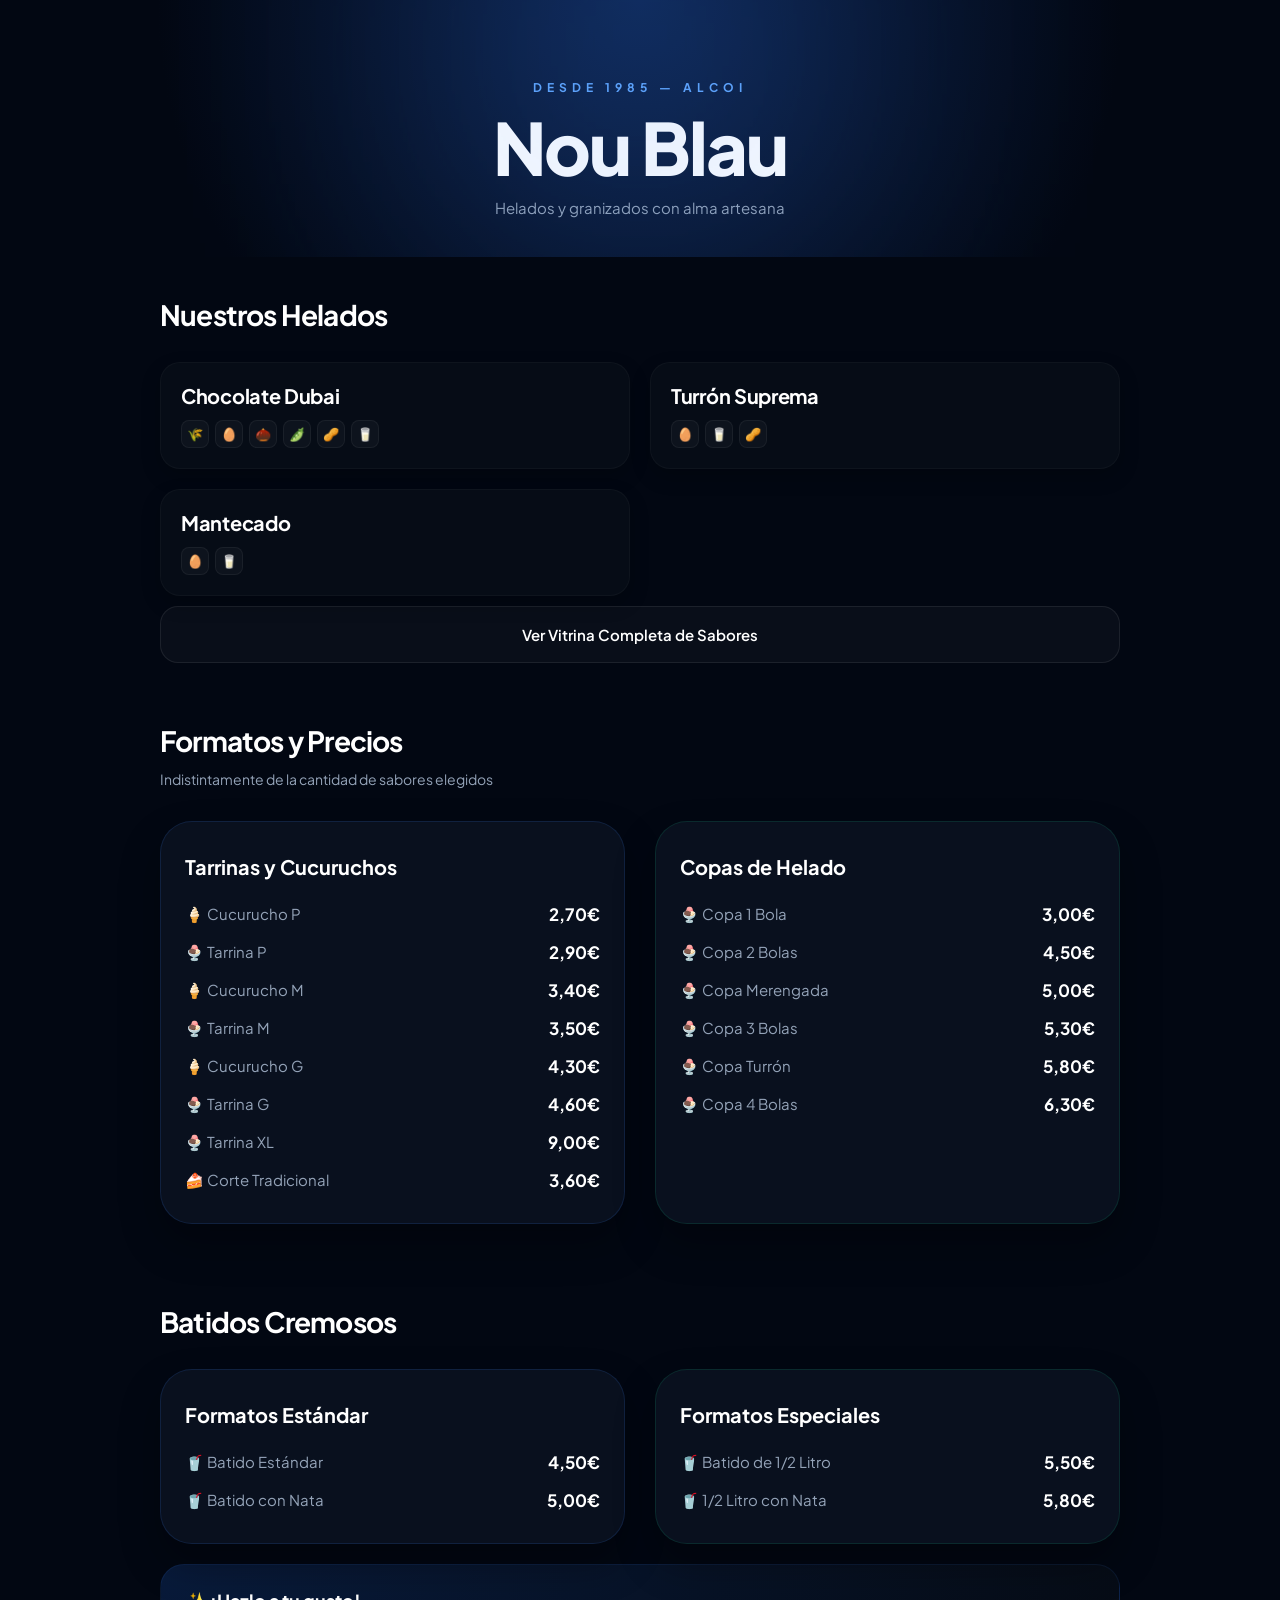
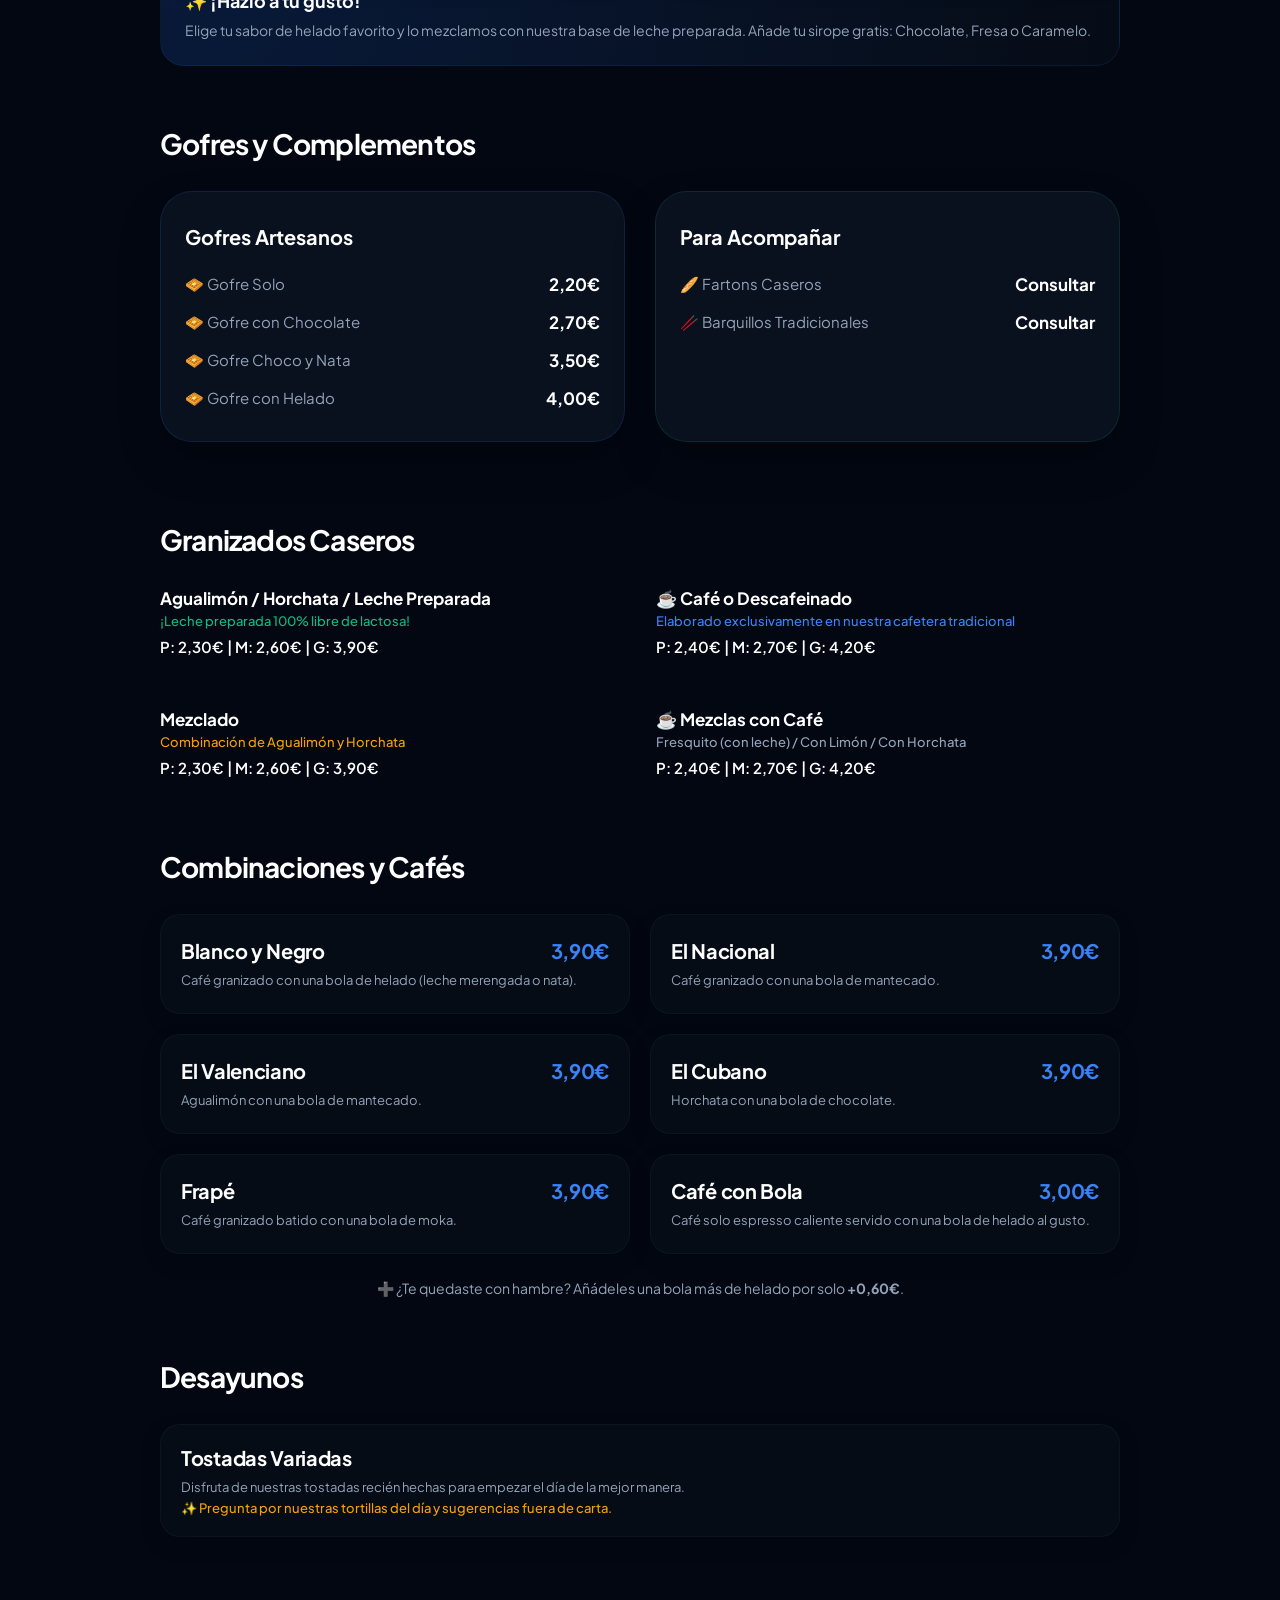
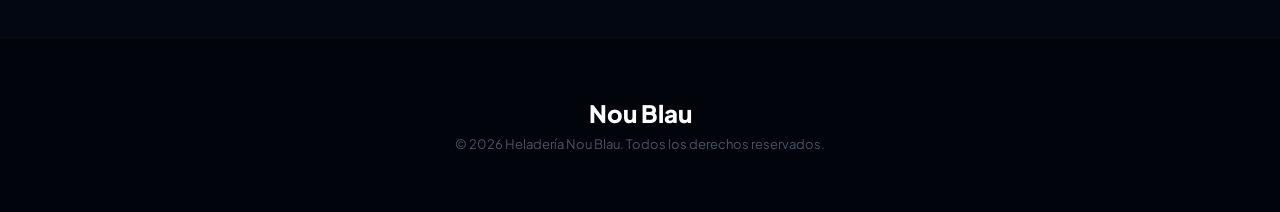
<file: index.html>
<!DOCTYPE html>
<html lang="es">
<head>
  <meta charset="UTF-8">
  <meta name="viewport" content="width=device-width, initial-scale=1.0">
  <title>Nou Blau — Carta Artesanal</title>
  <link class="css-link" rel="stylesheet" href="style.css">
</head>
<body>

  <header class="hero-header">
    <div class="hero-blur"></div>
    <div class="hero-content">
      <p class="hero-subtitle">Desde 1985 — Alcoi</p>
      <h1 class="hero-title">Nou Blau</h1>
      <p class="hero-tagline">Helados y granizados con alma artesana</p>
    </div>
  </header>

  <main class="main-wrapper">

    <!-- SECCIÓN HELADOS -->
    <section class="menu-block">
      <div class="block-header">
        <h2 class="block-main-title">Nuestros Helados</h2>
      </div>
      
      <div class="showcase-grid">
        <div class="art-card">
          <div class="art-info">
            <h3>Chocolate Dubai</h3>
            <div class="tag-group">
              <span class="tag tag-allergen">🌾</span>
              <span class="tag tag-allergen">🥚</span>
              <span class="tag tag-allergen">🌰</span>
              <span class="tag tag-allergen">🫛</span>
              <span class="tag tag-allergen">🥜</span>
              <span class="tag tag-allergen">🥛</span>
            </div>
          </div>
        </div>

        <div class="art-card">
          <div class="art-info">
            <h3>Turrón Suprema</h3>
            <div class="tag-group">
              <span class="tag tag-allergen">🥚</span>
              <span class="tag tag-allergen">🥛</span>
              <span class="tag tag-allergen">🥜</span>
            </div>
          </div>
        </div>

        <div class="art-card">
          <div class="art-info">
            <h3>Mantecado</h3>
            <div class="tag-group">
              <span class="tag tag-allergen">🥚</span>
              <span class="tag tag-allergen">🥛</span>
            </div>
          </div>
        </div>
      </div>

      <div class="cta-center">
        <a href="sabores.html" class="glass-btn">Ver Vitrina Completa de Sabores</a>
      </div>
    </section>

    <!-- SECCIÓN PRECIOS -->
    <section class="menu-block">
      <div class="block-header">
        <h2 class="block-main-title">Formatos y Precios</h2>
      </div>
      <p class="block-subtitle-text">Indistintamente de la cantidad de sabores elegidos</p>

      <div class="pricing-flex-container">
        <div class="premium-price-card">
          <h3>Tarrinas y Cucuruchos</h3>
          <ul class="p-list">
            <li><span>🍦 Cucurucho P</span> <strong>2,70€</strong></li>
            <li><span>🍨 Tarrina P</span> <strong>2,90€</strong></li>
            <li><span>🍦 Cucurucho M</span> <strong>3,40€</strong></li>
            <li><span>🍨 Tarrina M</span> <strong>3,50€</strong></li>
            <li><span>🍦 Cucurucho G</span> <strong>4,30€</strong></li>
            <li><span>🍨 Tarrina G</span> <strong>4,60€</strong></li>
            <li class="p-highlight"><span>🍨 Tarrina XL</span> <strong>9,00€</strong></li>
            <li><span>🍰 Corte Tradicional</span> <strong>3,60€</strong></li>
          </ul>
        </div>

        <div class="premium-price-card alt-glow">
          <h3>Copas de Helado</h3>
          <ul class="p-list">
            <li><span>🍨 Copa 1 Bola</span> <strong>3,00€</strong></li>
            <li><span>🍨 Copa 2 Bolas</span> <strong>4,50€</strong></li>
            <li><span>🍨 Copa Merengada</span> <strong>5,00€</strong></li>
            <li><span>🍨 Copa 3 Bolas</span> <strong>5,30€</strong></li>
            <li><span>🍨 Copa Turrón</span> <strong>5,80€</strong></li>
            <li class="p-highlight"><span>🍨 Copa 4 Bolas</span> <strong>6,30€</strong></li>
          </ul>
        </div>
      </div>
    </section>

    <!-- SECCIÓN BATIDOS -->
    <section class="menu-block">
      <div class="block-header">
        <h2 class="block-main-title">Batidos Cremosos</h2>
      </div>

      <div class="pricing-flex-container">
        <div class="premium-price-card">
          <h3>Formatos Estándar</h3>
          <ul class="p-list">
            <li><span>🥤 Batido Estándar</span> <strong>4,50€</strong></li>
            <li><span>🥤 Batido con Nata</span> <strong>5,00€</strong></li>
          </ul>
        </div>
        <div class="premium-price-card alt-glow">
          <h3>Formatos Especiales</h3>
          <ul class="p-list">
            <li><span>🥤 Batido de 1/2 Litro</span> <strong>5,50€</strong></li>
            <li class="p-highlight"><span>🥤 1/2 Litro con Nata</span> <strong>5,80€</strong></li>
          </ul>
        </div>
      </div>

      <div class="spec-card highlight-spec">
        <h3>✨ ¡Hazlo a tu gusto!</h3>
        <p>Elige tu sabor de helado favorito y lo mezclamos con nuestra base de leche preparada. Añade tu sirope gratis: Chocolate, Fresa o Caramelo.</p>
      </div>
    </section>

    <!-- SECCIÓN GOFRES -->
    <section class="menu-block">
      <div class="block-header">
        <h2 class="block-main-title">Gofres y Complementos</h2>
      </div>

      <div class="pricing-flex-container">
        <div class="premium-price-card">
          <h3>Gofres Artesanos</h3>
          <ul class="p-list">
            <li><span>🧇 Gofre Solo</span> <strong>2,20€</strong></li>
            <li><span>🧇 Gofre con Chocolate</span> <strong>2,70€</strong></li>
            <li><span>🧇 Gofre Choco y Nata</span> <strong>3,50€</strong></li>
            <li class="p-highlight"><span>🧇 Gofre con Helado</span> <strong>4,00€</strong></li>
          </ul>
        </div>
        <div class="premium-price-card alt-glow">
          <h3>Para Acompañar</h3>
          <ul class="p-list">
            <li><span>🥖 Fartons Caseros</span> <strong>Consultar</strong></li>
            <li><span>🥢 Barquillos Tradicionales</span> <strong>Consultar</strong></li>
          </ul>
        </div>
      </div>
    </section>

    <!-- SECCIÓN GRANIZADOS -->
    <section class="menu-block">
      <div class="block-header">
        <h2 class="block-main-title">Granizados Caseros</h2>
      </div>
      
      <div class="granizados-list-container">
        <div class="g-item">
          <div class="g-details">
            <h4>Agualimón / Horchata / Leche Preparada</h4>
            <span class="sub-badge-green">¡Leche preparada 100% libre de lactosa!</span>
          </div>
          <div class="g-sizes-prices">P: 2,30€ | M: 2,60€ | G: 3,90€</div>
        </div>

        <div class="g-item">
          <div class="g-details">
            <h4>☕ Café o Descafeinado</h4>
            <span class="sub-badge-blue">Elaborado exclusivamente en nuestra cafetera tradicional</span>
          </div>
          <div class="g-sizes-prices">P: 2,40€ | M: 2,70€ | G: 4,20€</div>
        </div>

        <div class="g-item">
          <div class="g-details">
            <h4>Mezclado</h4>
            <span class="sub-badge-amber">Combinación de Agualimón y Horchata</span>
          </div>
          <div class="g-sizes-prices">P: 2,30€ | M: 2,60€ | G: 3,90€</div>
        </div>

        <div class="g-item">
          <div class="g-details">
            <h4>☕ Mezclas con Café</h4>
            <span class="sub-badge-gray">Fresquito (con leche) / Con Limón / Con Horchata</span>
          </div>
          <div class="g-sizes-prices">P: 2,40€ | M: 2,70€ | G: 4,20€</div>
        </div>
      </div>
    </section>

    <!-- SECCIÓN COMBINACIONES -->
    <section class="menu-block">
      <div class="block-header">
        <h2 class="block-main-title">Combinaciones y Cafés</h2>
      </div>

      <div class="showcase-grid">
        <div class="art-card">
          <div class="art-info">
            <h3>Blanco y Negro <span class="card-price-badge">3,90€</span></h3>
            <p class="card-description">Café granizado con una bola de helado (leche merengada o nata).</p>
          </div>
        </div>
        <div class="art-card">
          <div class="art-info">
            <h3>El Nacional <span class="card-price-badge">3,90€</span></h3>
            <p class="card-description">Café granizado con una bola de mantecado.</p>
          </div>
        </div>
        <div class="art-card">
          <div class="art-info">
            <h3>El Valenciano <span class="card-price-badge">3,90€</span></h3>
            <p class="card-description">Agualimón con una bola de mantecado.</p>
          </div>
        </div>
        <div class="art-card">
          <div class="art-info">
            <h3>El Cubano <span class="card-price-badge">3,90€</span></h3>
            <p class="card-description">Horchata con una bola de chocolate.</p>
          </div>
        </div>
        <div class="art-card">
          <div class="art-info">
            <h3>Frapé <span class="card-price-badge">3,90€</span></h3>
            <p class="card-description">Café granizado batido con una bola de moka.</p>
          </div>
        </div>
        <div class="art-card">
          <div class="art-info">
            <h3>Café con Bola <span class="card-price-badge">3,00€</span></h3>
            <p class="card-description">Café solo espresso caliente servido con una bola de helado al gusto.</p>
          </div>
        </div>
      </div>
      
      <div class="extra-ball-notice">
        ➕ ¿Te quedaste con hambre? Añádeles una bola más de helado por solo <strong>+0,60€</strong>.
      </div>
    </section>

    <!-- SECCIÓN DESAYUNOS -->
    <section class="menu-block">
      <div class="block-header">
        <h2 class="block-main-title">Desayunos</h2>
      </div>
      <div class="art-card card-compact-padding">
        <div class="art-info">
          <h3>Tostadas Variadas</h3>
          <p class="card-description">Disfruta de nuestras tostadas recién hechas para empezar el día de la mejor manera.</p>
          <span class="sub-badge-amber">✨ Pregunta por nuestras tortillas del día y sugerencias fuera de carta.</span>
        </div>
      </div>
    </section>

  </main>

  <footer class="luxury-footer">
    <div class="footer-wrap">
      <h2 class="footer-logo">Nou Blau</h2>
      <p>© 2026 Heladería Nou Blau. Todos los derechos reservados.</p>
    </div>
  </footer>

</body>
</html>
</file>
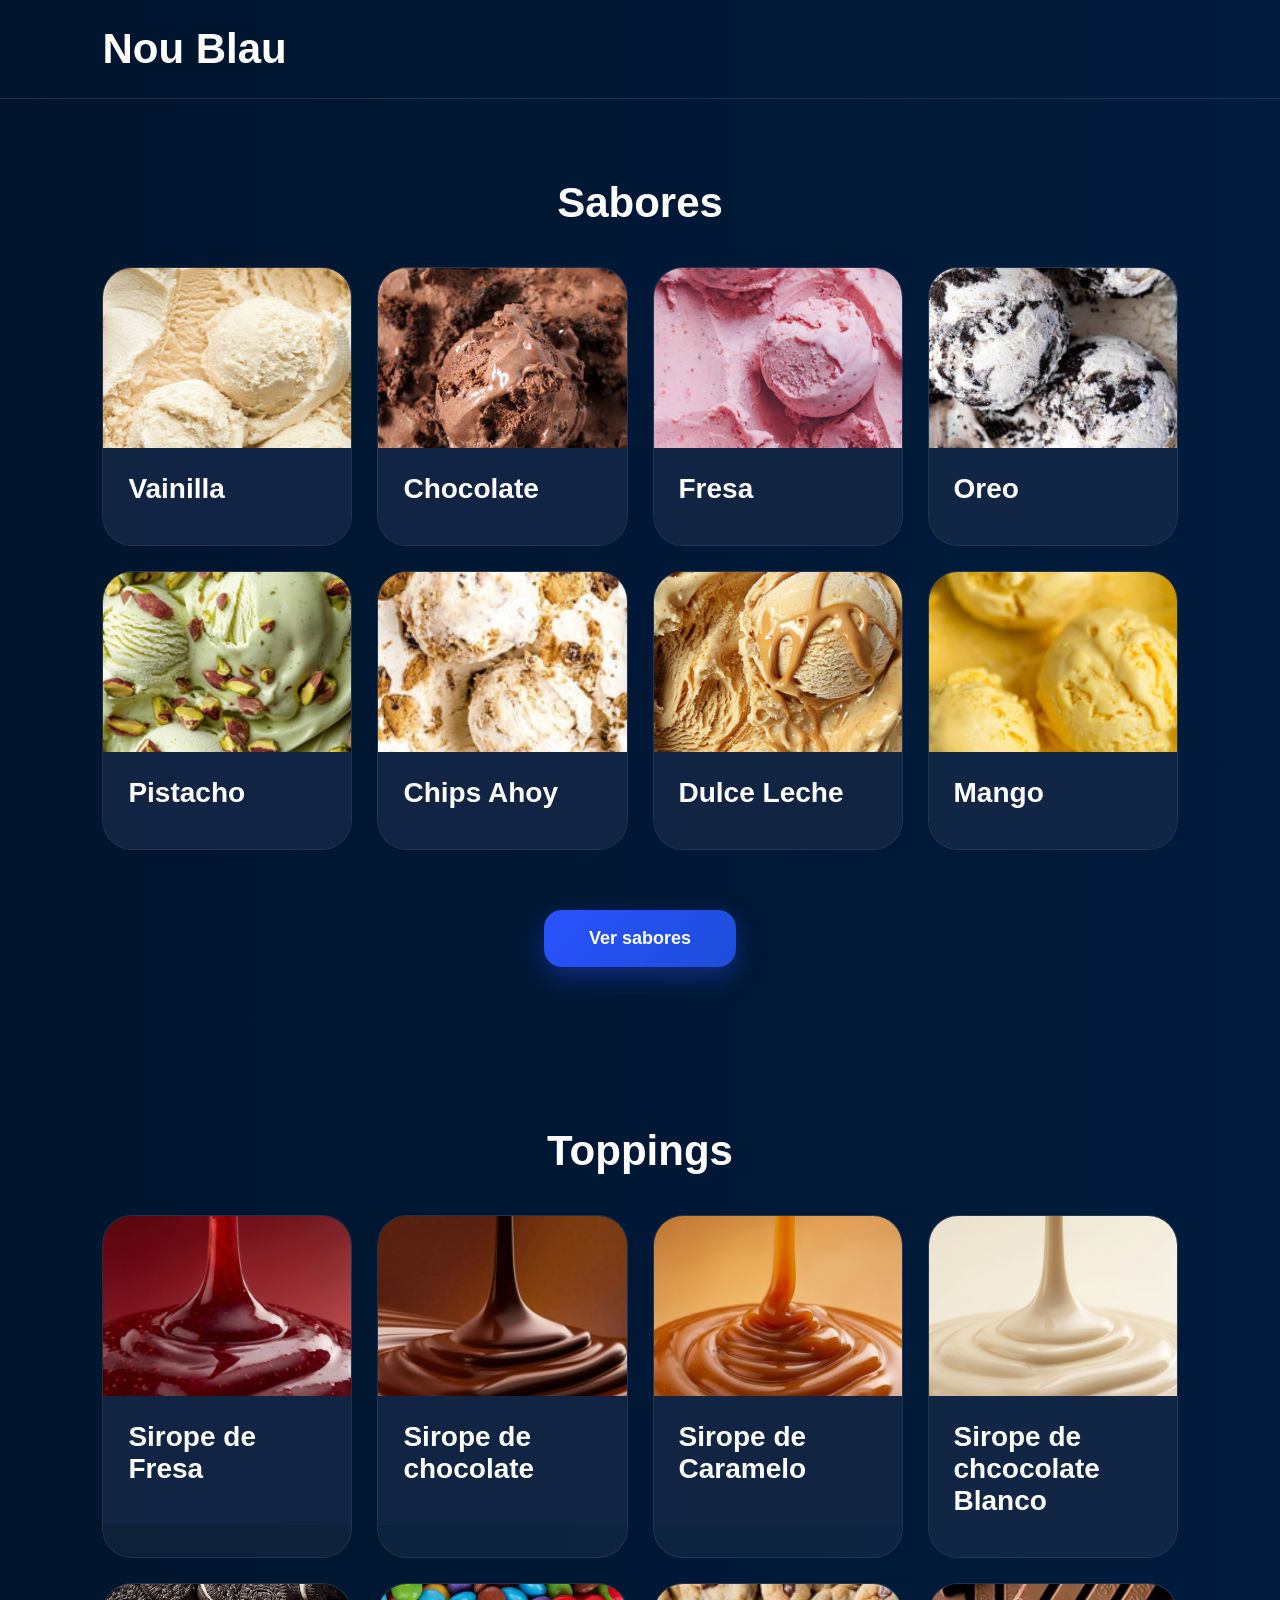
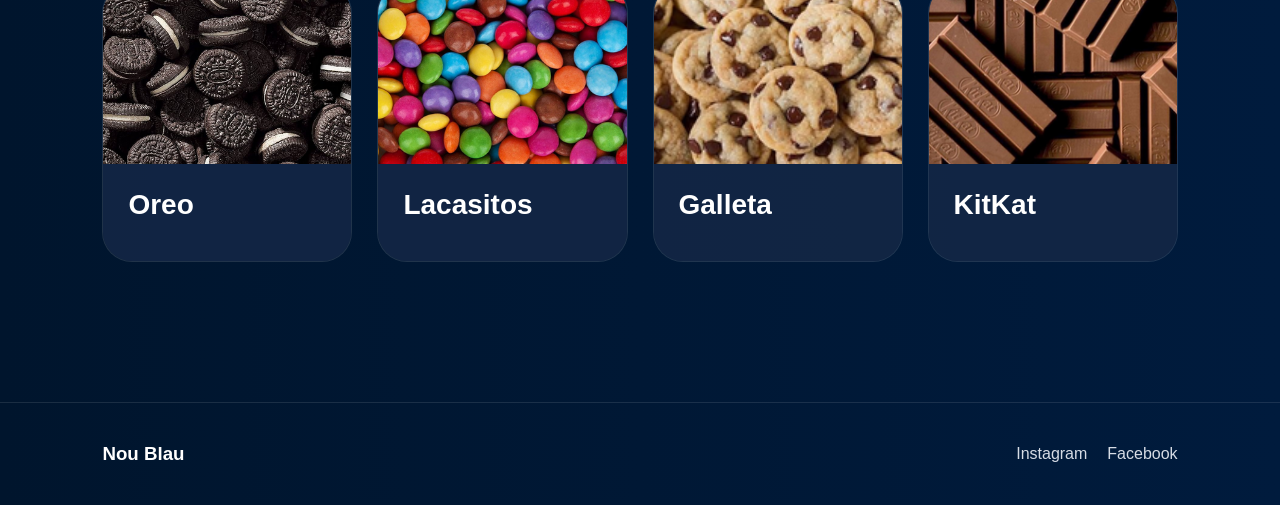
<file: HTML/index.html>
<!DOCTYPE html>
<html lang="es">
<head>
  <meta charset="UTF-8">
  <meta name="viewport" content="width=device-width, initial-scale=1.0">
  <title>Nou Blau</title>

  <link rel="stylesheet" href="../CSS/style.css">
</head>

<body>

  <header>
    <h1>Nou Blau</h1>
  </header>

  <!-- SABORES -->

  <section class="sabores">

  <h2 class="titulo-seccion">Sabores</h2>

  <div class="cards">

    <div class="flavor-card">
  <img src="../IMG/vainilla.png" alt="vainilla" class="flavor-image">
      <div class="flavor-content">
        <h4>Vainilla</h4>
      </div>
    </div>

   <div class="flavor-card">

  <img src="../IMG/choco .png" alt="Chocolate" class="flavor-image">

  <div class="flavor-content">
    <h4>Chocolate</h4>
  </div>

</div>

    <div class="flavor-card">
  <img src="../IMG/fresa.png" alt="fresa" class="flavor-image">
      <div class="flavor-content">
        <h4>Fresa</h4>
      </div>
    </div>

    <div class="flavor-card">
  <img src="../IMG/oreo.png" alt="oreo" class="flavor-image">
      <div class="flavor-content">
        <h4>Oreo</h4>
      </div>
    </div>

    <div class="flavor-card">
  <img src="../IMG/pistacho.png" alt="Pistacho" class="flavor-image">
      <div class="flavor-content">
        <h4>Pistacho</h4>
      </div>
    </div>

    <div class="flavor-card">
  <img src="../IMG/chips.png" alt="Chips" class="flavor-image">
      <div class="flavor-content">
        <h4>Chips Ahoy</h4>
      </div>
    </div>

    <div class="flavor-card">
  <img src="../IMG/dulceleche.png" alt="Dleche" class="flavor-image">
      <div class="flavor-content">
        <h4>Dulce Leche</h4>
      </div>
    </div>

    <div class="flavor-card">
  <img src="../IMG/mango.png" alt="Mango" class="flavor-image">
      <div class="flavor-content">
        <h4>Mango</h4>
      </div>
    </div>

  </div>

<div class="boton-container">
  <a href="../HTML/sabores.html" class="btn-sabores">
    Ver sabores
  </a>
</div>

</section>

  <!-- TOPPINGS --><section class="sabores">

  <h2 class="titulo-seccion">Toppings</h2>

  <div class="cards">

    <div class="flavor-card">
  <img src="../IMG/Sfresa.png" alt="Sfresa" class="flavor-image">

      <div class="flavor-content">
        <h4>Sirope de Fresa</h4>
      </div>
    </div>

    <div class="flavor-card">
  <img src="../IMG/Schoco.png" alt="Schoco" class="flavor-image">

      <div class="flavor-content">
        <h4>Sirope de chocolate</h4>
      </div>
    </div>

    <div class="flavor-card">
  <img src="../IMG/SDL.png" alt="SDL" class="flavor-image">

      <div class="flavor-content">
        <h4>Sirope de Caramelo</h4>
      </div>
    </div>

    <div class="flavor-card">
  <img src="../IMG/Sblanco.png" alt="Sblanco" class="flavor-image">

      <div class="flavor-content">
        <h4>Sirope de chcocolate Blanco</h4>
      </div>
    </div>


    <div class="flavor-card">
  <img src="../IMG/Toreo.png" alt="oreo" class="flavor-image">

      <div class="flavor-content">
        <h4>Oreo</h4>
      </div>
    </div>

    <div class="flavor-card">
  <img src="../IMG/lacasi.png" alt="Lacasitos" class="flavor-image">

      <div class="flavor-content">
        <h4>Lacasitos</h4>
      </div>
    </div>

    <div class="flavor-card">
  <img src="../IMG/Tgalle.png" alt="Galleta" class="flavor-image">

      <div class="flavor-content">
        <h4>Galleta</h4>
      </div>
    </div>

    <div class="flavor-card">
  <img src="../IMG/kit.png" alt="KitKat" class="flavor-image">

      <div class="flavor-content">
        <h4>KitKat</h4>
      </div>
    </div>

  </div>

</section>

  <!-- FOOTER -->

  <footer>

    <div>
      <h3>Nou Blau</h3>
    </div>

    <div class="sociales">
      <a href="#">Instagram</a>
      <a href="#">Facebook</a>
    </div>

  </footer>

</body>
</html>
</file>
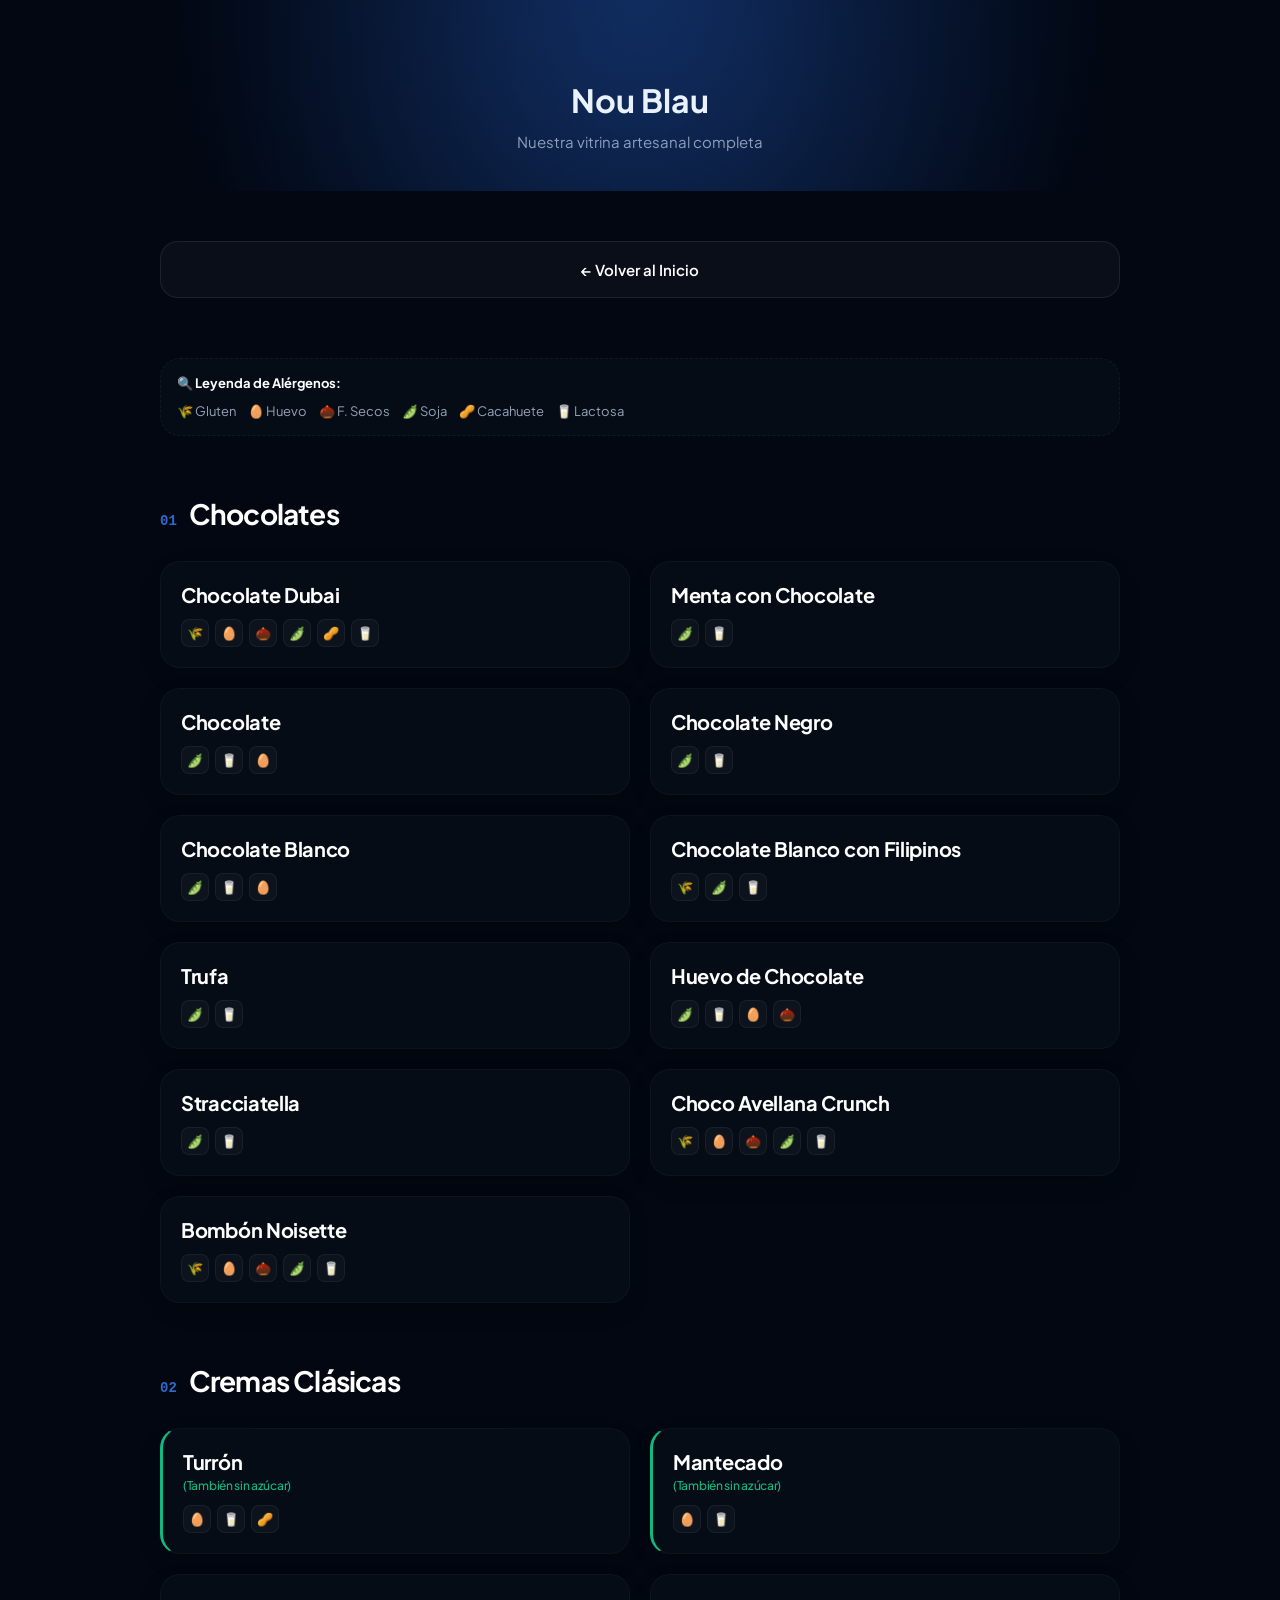
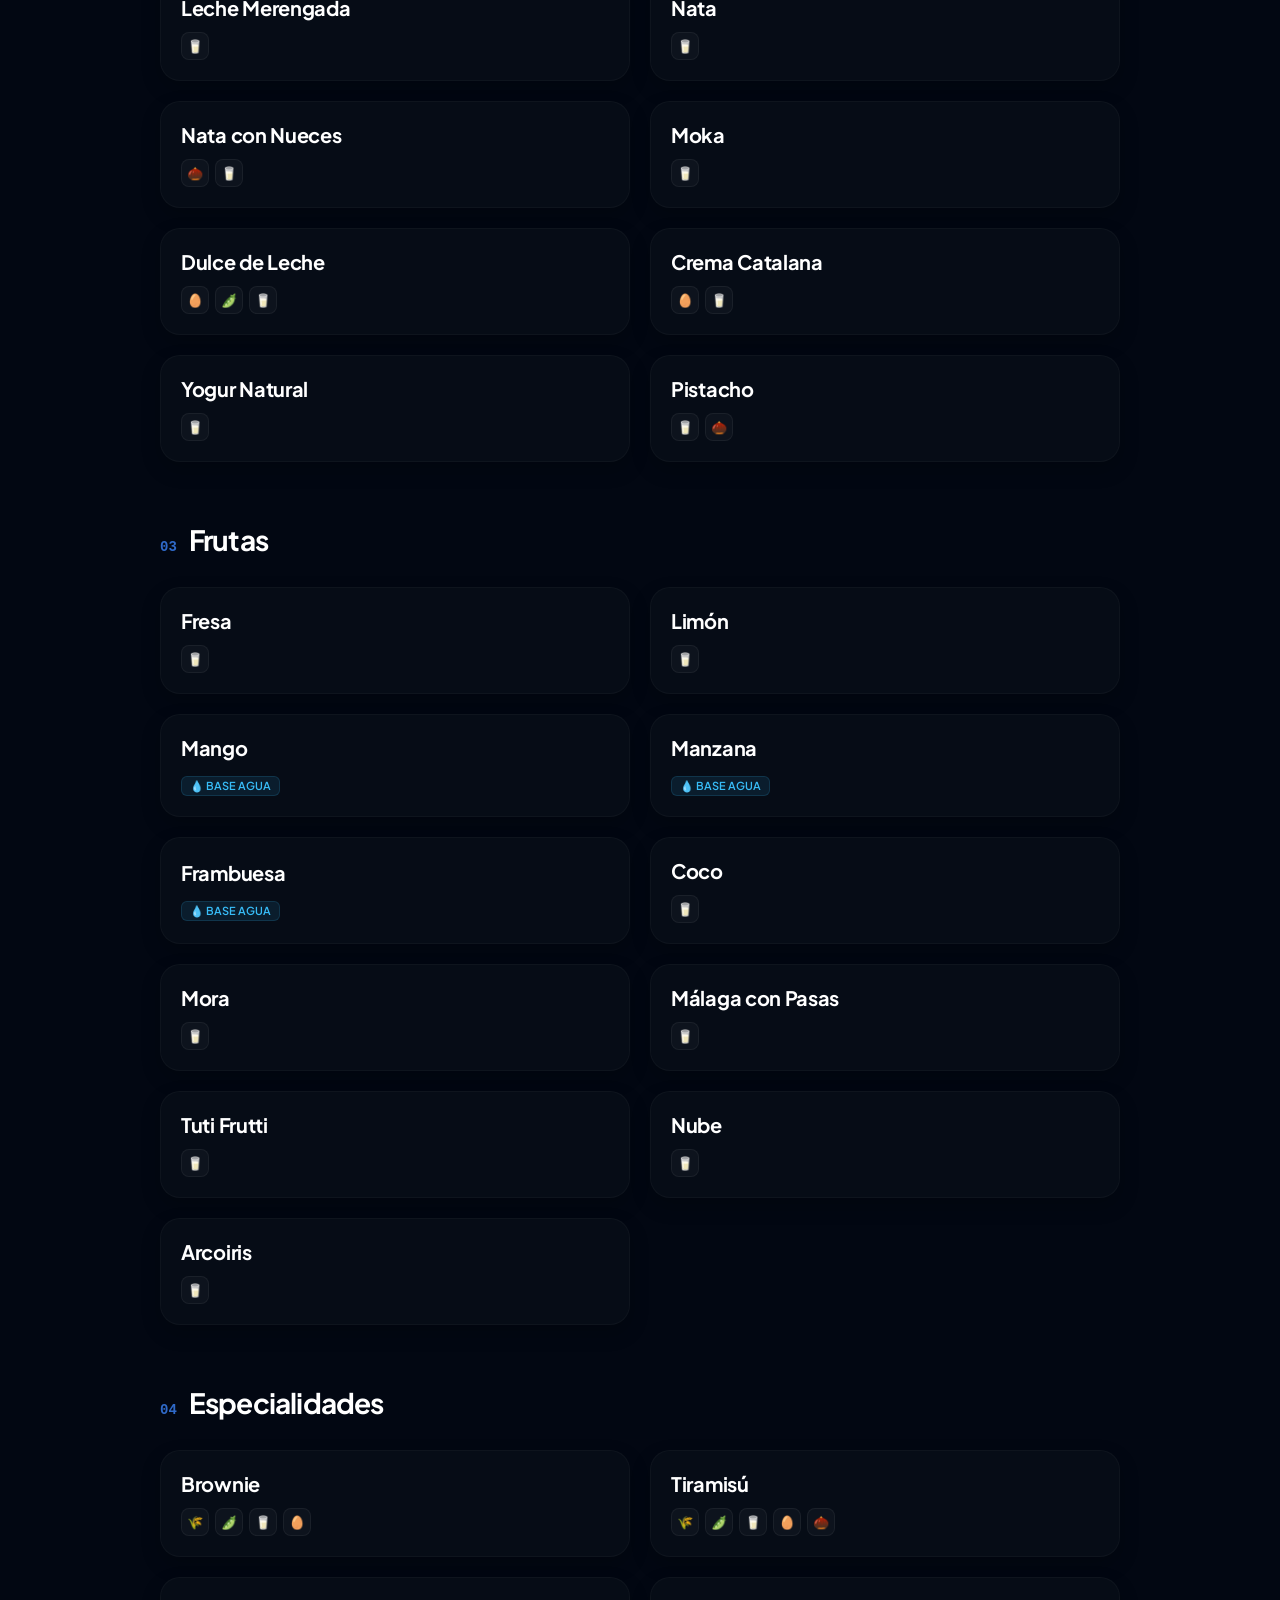
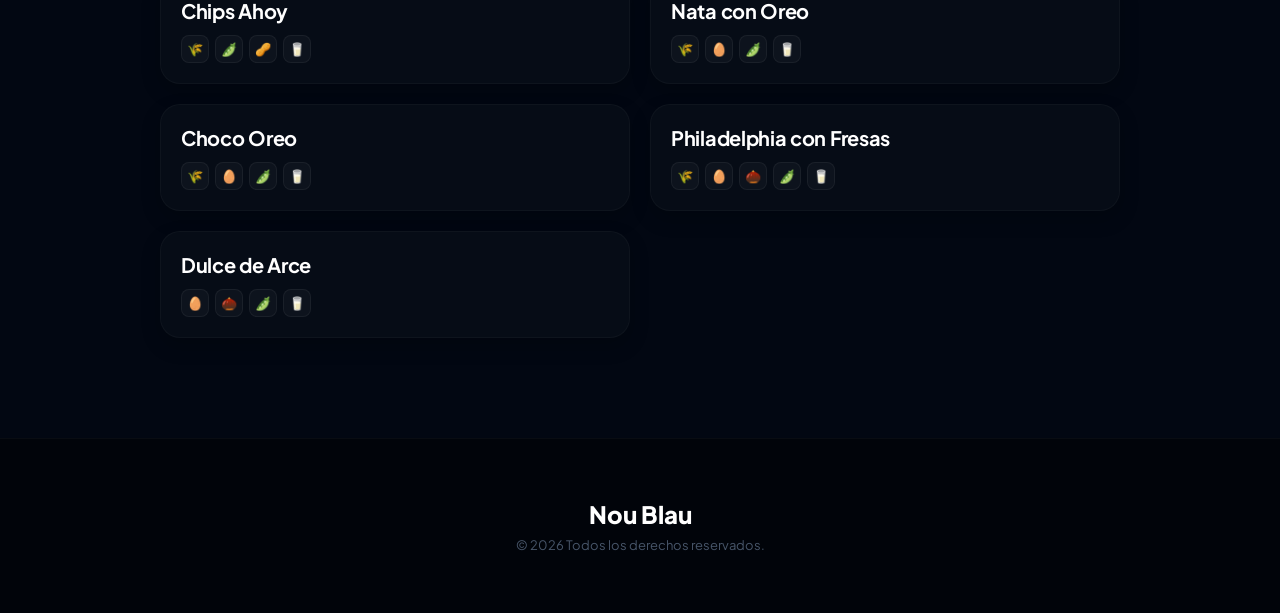
<file: sabores.html>
<!DOCTYPE html>
<html lang="es">
<head>
  <meta charset="UTF-8">
  <meta name="viewport" content="width=device-width, initial-scale=1.0">
  <title>Nou Blau — Vitrina Completa</title>
  <link class="css-link" rel="stylesheet" href="style.css">
</head>
<body>

  <header class="hero-header">
    <div class="hero-blur"></div>
    <div class="hero-content">
      <h1><a href="index.html" class="header-back-link">Nou Blau</a></h1>
      <p class="hero-tagline">Nuestra vitrina artesanal completa</p>
    </div>
  </header>

  <main class="main-wrapper">

    <div class="cta-center">
      <a href="index.html" class="glass-btn">← Volver al Inicio</a>
    </div>

    <!-- LEYENDA -->
    <section class="menu-block">
      <div class="allergen-legend-bar">
        <span class="legend-title">🔍 Leyenda de Alérgenos:</span>
        <div class="legend-grid">
          <span>🌾 Gluten</span>
          <span>🥚 Huevo</span>
          <span>🌰 F. Secos</span>
          <span>🫛 Soja</span>
          <span>🥜 Cacahuete</span>
          <span>🥛 Lactosa</span>
        </div>
      </div>
    </section>

    <!-- CHOCOLATES -->
    <section class="menu-block">
      <div class="block-header">
        <span class="block-number">01</span>
        <h2 class="block-main-title">Chocolates</h2>
      </div>

      <div class="showcase-grid">
        <div class="art-card">
          <div class="art-info">
            <h3>Chocolate Dubai</h3>
            <div class="tag-group">
              <span class="tag tag-allergen">🌾</span><span class="tag tag-allergen">🥚</span><span class="tag tag-allergen">🌰</span><span class="tag tag-allergen">🫛</span><span class="tag tag-allergen">🥜</span><span class="tag tag-allergen">🥛</span>
            </div>
          </div>
        </div>

        <div class="art-card">
          <div class="art-info">
            <h3>Menta con Chocolate</h3>
            <div class="tag-group">
              <span class="tag tag-allergen">🫛</span><span class="tag tag-allergen">🥛</span>
            </div>
          </div>
        </div>

        <div class="art-card">
          <div class="art-info">
            <h3>Chocolate</h3>
            <div class="tag-group">
              <span class="tag tag-allergen">🫛</span><span class="tag tag-allergen">🥛</span><span class="tag tag-allergen">🥚</span>
            </div>
          </div>
        </div>

        <div class="art-card">
          <div class="art-info">
            <h3>Chocolate Negro</h3>
            <div class="tag-group">
              <span class="tag tag-allergen">🫛</span><span class="tag tag-allergen">🥛</span>
            </div>
          </div>
        </div>

        <div class="art-card">
          <div class="art-info">
            <h3>Chocolate Blanco</h3>
            <div class="tag-group">
              <span class="tag tag-allergen">🫛</span><span class="tag tag-allergen">🥛</span><span class="tag tag-allergen">🥚</span>
            </div>
          </div>
        </div>

        <div class="art-card">
          <div class="art-info">
            <h3>Chocolate Blanco con Filipinos</h3>
            <div class="tag-group">
              <span class="tag tag-allergen">🌾</span><span class="tag tag-allergen">🫛</span><span class="tag tag-allergen">🥛</span>
            </div>
          </div>
        </div>

        <div class="art-card">
          <div class="art-info">
            <h3>Trufa</h3>
            <div class="tag-group">
              <span class="tag tag-allergen">🫛</span><span class="tag tag-allergen">🥛</span>
            </div>
          </div>
        </div>

        <div class="art-card">
          <div class="art-info">
            <h3>Huevo de Chocolate</h3>
            <div class="tag-group">
              <span class="tag tag-allergen">🫛</span><span class="tag tag-allergen">🥛</span><span class="tag tag-allergen">🥚</span><span class="tag tag-allergen">🌰</span>
            </div>
          </div>
        </div>

        <div class="art-card">
          <div class="art-info">
            <h3>Stracciatella</h3>
            <div class="tag-group">
              <span class="tag tag-allergen">🫛</span><span class="tag tag-allergen">🥛</span>
            </div>
          </div>
        </div>

        <div class="art-card">
          <div class="art-info">
            <h3>Choco Avellana Crunch</h3>
            <div class="tag-group">
              <span class="tag tag-allergen">🌾</span><span class="tag tag-allergen">🥚</span><span class="tag tag-allergen">🌰</span><span class="tag tag-allergen">🫛</span><span class="tag tag-allergen">🥛</span>
            </div>
          </div>
        </div>

        <div class="art-card">
          <div class="art-info">
            <h3>Bombón Noisette</h3>
            <div class="tag-group">
              <span class="tag tag-allergen">🌾</span><span class="tag tag-allergen">🥚</span><span class="tag tag-allergen">🌰</span><span class="tag tag-allergen">🫛</span><span class="tag tag-allergen">🥛</span>
            </div>
          </div>
        </div>
      </div>
    </section>

    <!-- CREMAS CLÁSICAS -->
    <section class="menu-block">
      <div class="block-header">
        <span class="block-number">02</span>
        <h2 class="block-main-title">Cremas Clásicas</h2>
      </div>

      <div class="showcase-grid">
        <div class="art-card sugar-free-card">
          <div class="art-info">
            <h3>Turrón <small class="sugar-label">(También sin azúcar)</small></h3>
            <div class="tag-group">
              <span class="tag tag-allergen">🥚</span><span class="tag tag-allergen">🥛</span><span class="tag tag-allergen">🥜</span>
            </div>
          </div>
        </div>

        <div class="art-card sugar-free-card">
          <div class="art-info">
            <h3>Mantecado <small class="sugar-label">(También sin azúcar)</small></h3>
            <div class="tag-group">
              <span class="tag tag-allergen">🥚</span><span class="tag tag-allergen">🥛</span>
            </div>
          </div>
        </div>

        <div class="art-card">
          <div class="art-info">
            <h3>Leche Merengada</h3>
            <div class="tag-group">
              <span class="tag tag-allergen">🥛</span>
            </div>
          </div>
        </div>

        <div class="art-card">
          <div class="art-info">
            <h3>Nata</h3>
            <div class="tag-group">
              <span class="tag tag-allergen">🥛</span>
            </div>
          </div>
        </div>

        <div class="art-card">
          <div class="art-info">
            <h3>Nata con Nueces</h3>
            <div class="tag-group">
              <span class="tag tag-allergen">🌰</span><span class="tag tag-allergen">🥛</span>
            </div>
          </div>
        </div>

        <div class="art-card">
          <div class="art-info">
            <h3>Moka</h3>
            <div class="tag-group">
              <span class="tag tag-allergen">🥛</span>
            </div>
          </div>
        </div>

        <div class="art-card">
          <div class="art-info">
            <h3>Dulce de Leche</h3>
            <div class="tag-group">
              <span class="tag tag-allergen">🥚</span><span class="tag tag-allergen">🫛</span><span class="tag tag-allergen">🥛</span>
            </div>
          </div>
        </div>

        <div class="art-card">
          <div class="art-info">
            <h3>Crema Catalana</h3>
            <div class="tag-group">
              <span class="tag tag-allergen">🥚</span><span class="tag tag-allergen">🥛</span>
            </div>
          </div>
        </div>

        <div class="art-card">
          <div class="art-info">
            <h3>Yogur Natural</h3>
            <div class="tag-group">
              <span class="tag tag-allergen">🥛</span>
            </div>
          </div>
        </div>

        <div class="art-card">
          <div class="art-info">
            <h3>Pistacho</h3>
            <div class="tag-group">
              <span class="tag tag-allergen">🥛</span><span class="tag tag-allergen">🌰</span>
            </div>
          </div>
        </div>
      </div>
    </section>

    <!-- FRUTAS -->
    <section class="menu-block">
      <div class="block-header">
        <span class="block-number">03</span>
        <h2 class="block-main-title">Frutas</h2>
      </div>

      <div class="showcase-grid">
        <div class="art-card">
          <div class="art-info">
            <h3>Fresa</h3>
            <div class="tag-group">
              <span class="tag tag-allergen">🥛</span>
            </div>
          </div>
        </div>

        <div class="art-card">
          <div class="art-info">
            <h3>Limón</h3>
            <div class="tag-group">
              <span class="tag tag-allergen">🥛</span>
            </div>
          </div>
        </div>

        <div class="art-card">
          <div class="art-info">
            <h3>Mango</h3>
            <div class="tag-group">
              <span class="tag tag-water">💧 Base Agua</span>
            </div>
          </div>
        </div>

        <div class="art-card">
          <div class="art-info">
            <h3>Manzana</h3>
            <div class="tag-group">
              <span class="tag tag-water">💧 Base Agua</span>
            </div>
          </div>
        </div>

        <div class="art-card">
          <div class="art-info">
            <h3>Frambuesa</h3>
            <div class="tag-group">
              <span class="tag tag-water">💧 Base Agua</span>
            </div>
          </div>
        </div>

        <div class="art-card">
          <div class="art-info">
            <h3>Coco</h3>
            <div class="tag-group">
              <span class="tag tag-allergen">🥛</span>
            </div>
          </div>
        </div>

        <div class="art-card">
          <div class="art-info">
            <h3>Mora</h3>
            <div class="tag-group">
              <span class="tag tag-allergen">🥛</span>
            </div>
          </div>
        </div>

        <div class="art-card">
          <div class="art-info">
            <h3>Málaga con Pasas</h3>
            <div class="tag-group">
              <span class="tag tag-allergen">🥛</span>
            </div>
          </div>
        </div>

        <div class="art-card">
          <div class="art-info">
            <h3>Tuti Frutti</h3>
            <div class="tag-group">
              <span class="tag tag-allergen">🥛</span>
            </div>
          </div>
        </div>

        <div class="art-card">
          <div class="art-info">
            <h3>Nube</h3>
            <div class="tag-group">
              <span class="tag tag-allergen">🥛</span>
            </div>
          </div>
        </div>

        <div class="art-card">
          <div class="art-info">
            <h3>Arcoiris</h3>
            <div class="tag-group">
              <span class="tag tag-allergen">🥛</span>
            </div>
          </div>
        </div>
      </div>
    </section>

    <!-- ESPECIALIDADES -->
    <section class="menu-block">
      <div class="block-header">
        <span class="block-number">04</span>
        <h2 class="block-main-title">Especialidades</h2>
      </div>

      <div class="showcase-grid">
        <div class="art-card">
          <div class="art-info">
            <h3>Brownie</h3>
            <div class="tag-group">
              <span class="tag tag-allergen">🌾</span><span class="tag tag-allergen">🫛</span><span class="tag tag-allergen">🥛</span><span class="tag tag-allergen">🥚</span>
            </div>
          </div>
        </div>

        <div class="art-card">
          <div class="art-info">
            <h3>Tiramisú</h3>
            <div class="tag-group">
              <span class="tag tag-allergen">🌾</span><span class="tag tag-allergen">🫛</span><span class="tag tag-allergen">🥛</span><span class="tag tag-allergen">🥚</span><span class="tag tag-allergen">🌰</span>
            </div>
          </div>
        </div>

        <div class="art-card">
          <div class="art-info">
            <h3>Chips Ahoy</h3>
            <div class="tag-group">
              <span class="tag tag-allergen">🌾</span><span class="tag tag-allergen">🫛</span><span class="tag tag-allergen">🥜</span><span class="tag tag-allergen">🥛</span>
            </div>
          </div>
        </div>

        <div class="art-card">
          <div class="art-info">
            <h3>Nata con Oreo</h3>
            <div class="tag-group">
              <span class="tag tag-allergen">🌾</span><span class="tag tag-allergen">🥚</span><span class="tag tag-allergen">🫛</span><span class="tag tag-allergen">🥛</span>
            </div>
          </div>
        </div>

        <div class="art-card">
          <div class="art-info">
            <h3>Choco Oreo</h3>
            <div class="tag-group">
              <span class="tag tag-allergen">🌾</span><span class="tag tag-allergen">🥚</span><span class="tag tag-allergen">🫛</span><span class="tag tag-allergen">🥛</span>
            </div>
          </div>
        </div>

        <div class="art-card">
          <div class="art-info">
            <h3>Philadelphia con Fresas</h3>
            <div class="tag-group">
              <span class="tag tag-allergen">🌾</span><span class="tag tag-allergen">🥚</span><span class="tag tag-allergen">🌰</span><span class="tag tag-allergen">🫛</span><span class="tag tag-allergen">🥛</span>
            </div>
          </div>
        </div>

        <div class="art-card">
          <div class="art-info">
            <h3>Dulce de Arce</h3>
            <div class="tag-group">
              <span class="tag tag-allergen">🥚</span><span class="tag tag-allergen">🌰</span><span class="tag tag-allergen">🫛</span><span class="tag tag-allergen">🥛</span>
            </div>
          </div>
        </div>
      </div>
    </section>

  </main>

  <footer class="luxury-footer">
    <h2 class="footer-logo">Nou Blau</h2>
    <p>© 2026 Todos los derechos reservados.</p>
  </footer>

</body>
</html>
</file>
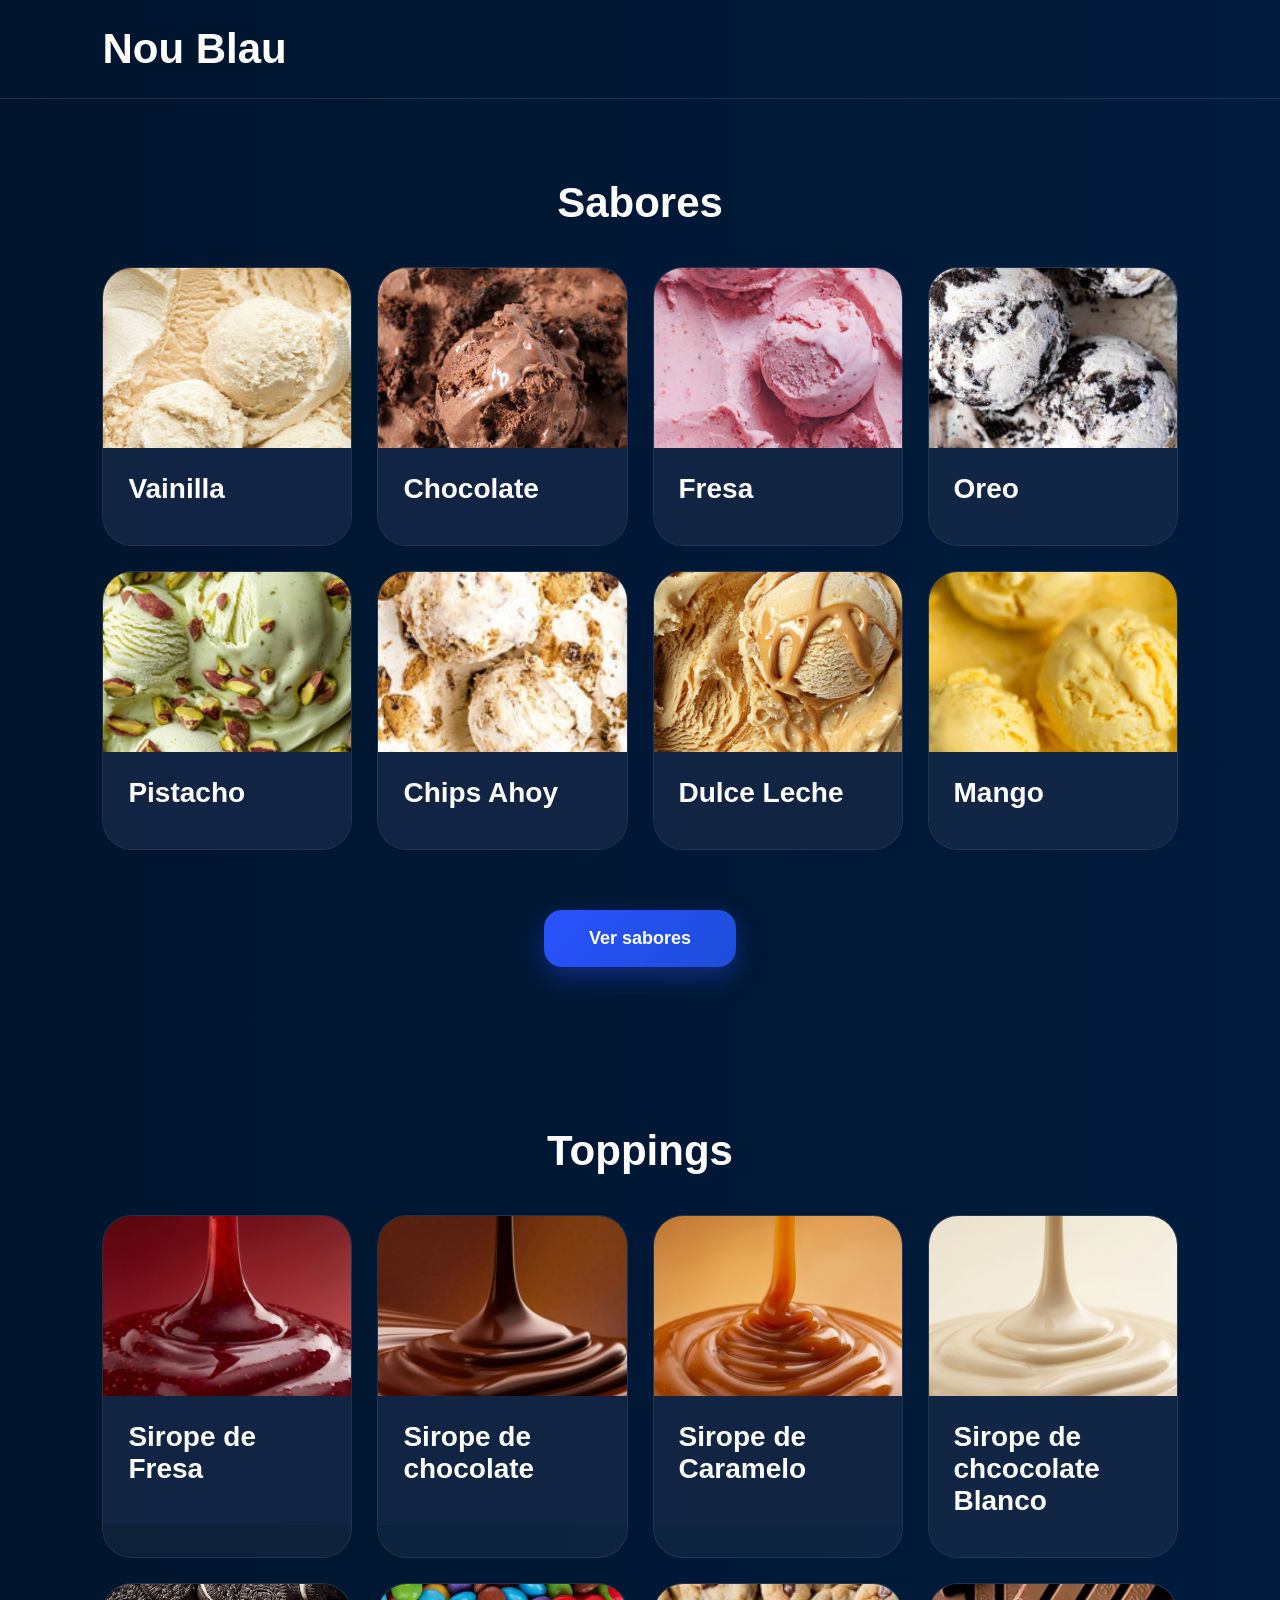
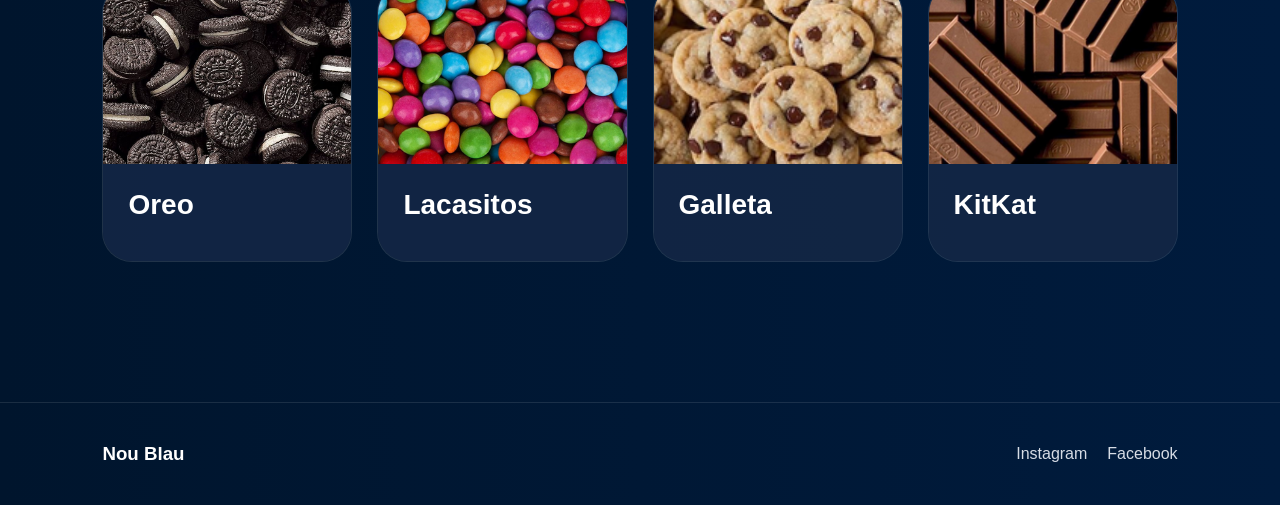
<file: HTML/principal.html>
<!DOCTYPE html>
<html lang="es">
<head>
  <meta charset="UTF-8">
  <meta name="viewport" content="width=device-width, initial-scale=1.0">
  <title>Nou Blau</title>

  <link rel="stylesheet" href="../CSS/estilo.css">
</head>

<body>

  <header>
    <h1>Nou Blau</h1>
  </header>

  <!-- SABORES -->

  <section class="sabores">

  <h2 class="titulo-seccion">Sabores</h2>

  <div class="cards">

    <div class="flavor-card">
  <img src="../IMG/vainilla.png" alt="vainilla" class="flavor-image">
      <div class="flavor-content">
        <h4>Vainilla</h4>
      </div>
    </div>

   <div class="flavor-card">

  <img src="../IMG/choco .png" alt="Chocolate" class="flavor-image">

  <div class="flavor-content">
    <h4>Chocolate</h4>
  </div>

</div>

    <div class="flavor-card">
  <img src="../IMG/fresa.png" alt="fresa" class="flavor-image">
      <div class="flavor-content">
        <h4>Fresa</h4>
      </div>
    </div>

    <div class="flavor-card">
  <img src="../IMG/oreo.png" alt="oreo" class="flavor-image">
      <div class="flavor-content">
        <h4>Oreo</h4>
      </div>
    </div>

    <div class="flavor-card">
  <img src="../IMG/pistacho.png" alt="Pistacho" class="flavor-image">
      <div class="flavor-content">
        <h4>Pistacho</h4>
      </div>
    </div>

    <div class="flavor-card">
  <img src="../IMG/chips.png" alt="Chips" class="flavor-image">
      <div class="flavor-content">
        <h4>Chips Ahoy</h4>
      </div>
    </div>

    <div class="flavor-card">
  <img src="../IMG/dulceleche.png" alt="Dleche" class="flavor-image">
      <div class="flavor-content">
        <h4>Dulce Leche</h4>
      </div>
    </div>

    <div class="flavor-card">
  <img src="../IMG/mango.png" alt="Mango" class="flavor-image">
      <div class="flavor-content">
        <h4>Mango</h4>
      </div>
    </div>

  </div>

<div class="boton-container">
  <a href="../HTML/sabores.html" class="btn-sabores">
    Ver sabores
  </a>
</div>

</section>

  <!-- TOPPINGS --><section class="sabores">

  <h2 class="titulo-seccion">Toppings</h2>

  <div class="cards">

    <div class="flavor-card">
  <img src="../IMG/Sfresa.png" alt="Sfresa" class="flavor-image">

      <div class="flavor-content">
        <h4>Sirope de Fresa</h4>
      </div>
    </div>

    <div class="flavor-card">
  <img src="../IMG/Schoco.png" alt="Schoco" class="flavor-image">

      <div class="flavor-content">
        <h4>Sirope de chocolate</h4>
      </div>
    </div>

    <div class="flavor-card">
  <img src="../IMG/SDL.png" alt="SDL" class="flavor-image">

      <div class="flavor-content">
        <h4>Sirope de Caramelo</h4>
      </div>
    </div>

    <div class="flavor-card">
  <img src="../IMG/Sblanco.png" alt="Sblanco" class="flavor-image">

      <div class="flavor-content">
        <h4>Sirope de chcocolate Blanco</h4>
      </div>
    </div>


    <div class="flavor-card">
  <img src="../IMG/Toreo.png" alt="oreo" class="flavor-image">

      <div class="flavor-content">
        <h4>Oreo</h4>
      </div>
    </div>

    <div class="flavor-card">
  <img src="../IMG/lacasi.png" alt="Lacasitos" class="flavor-image">

      <div class="flavor-content">
        <h4>Lacasitos</h4>
      </div>
    </div>

    <div class="flavor-card">
  <img src="../IMG/Tgalle.png" alt="Galleta" class="flavor-image">

      <div class="flavor-content">
        <h4>Galleta</h4>
      </div>
    </div>

    <div class="flavor-card">
  <img src="../IMG/kit.png" alt="KitKat" class="flavor-image">

      <div class="flavor-content">
        <h4>KitKat</h4>
      </div>
    </div>

  </div>

</section>

  <!-- FOOTER -->

  <footer>

    <div>
      <h3>Nou Blau</h3>
    </div>

    <div class="sociales">
      <a href="#">Instagram</a>
      <a href="#">Facebook</a>
    </div>

  </footer>

</body>
</html>
</file>
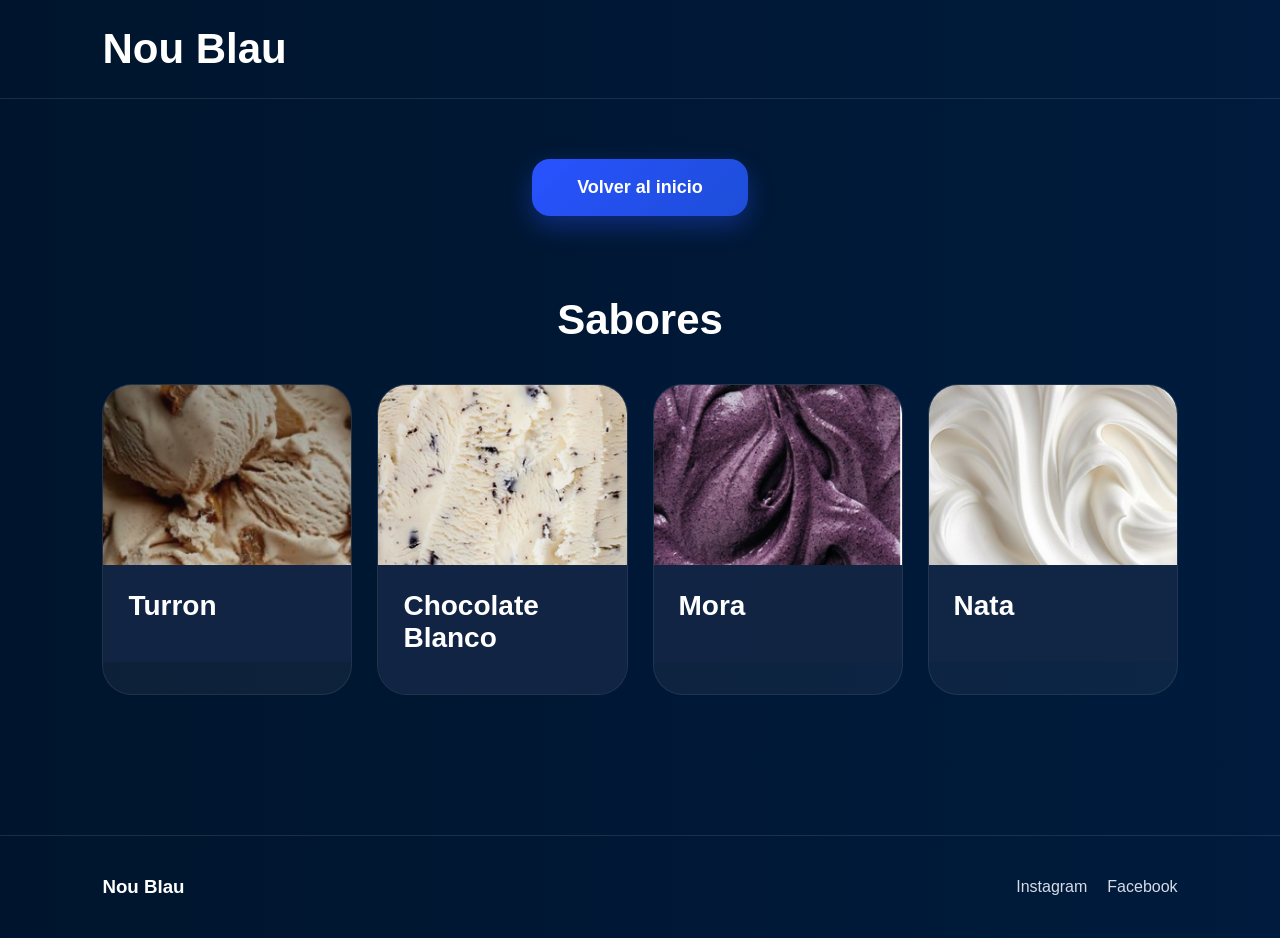
<file: HTML/sabores.html>
<!DOCTYPE html>
<html lang="es">
<head>
  <meta charset="UTF-8">
  <meta name="viewport" content="width=device-width, initial-scale=1.0">
  <title>Nou Blau</title>

  <link rel="stylesheet" href="../CSS/style.css">
</head>

<body>

  <header>
 <h1>
    <a href="../HTML/principal.html" class="logo-link">
      Nou Blau
    </a>
  </h1>
  </header>


  <div class="boton-container">

  <a href="../HTML/principal.html" class="btn-sabores">
    Volver al inicio
  </a>

</div>

  <!-- SABORES -->

  <section class="sabores">

  <h2 class="titulo-seccion">Sabores</h2>

  <div class="cards">

    <div class="flavor-card">
  <img src="../IMG/turro.png" alt="Turron" class="flavor-image">
      <div class="flavor-content">
        <h4>Turron</h4>
      </div>
    </div>

   <div class="flavor-card">

  <img src="../IMG/blanco.png" alt="blanco" class="flavor-image">

  <div class="flavor-content">
    <h4>Chocolate Blanco</h4>
  </div>

</div>

    <div class="flavor-card">
  <img src="../IMG/mora.png" alt="Mora" class="flavor-image">
      <div class="flavor-content">
        <h4>Mora</h4>
      </div>
    </div>


   <div class="flavor-card">

  <img src="../IMG/nata.png" alt="Nata" class="flavor-image">

  <div class="flavor-content">
    <h4>Nata</h4>
  </div>


  </div>

</section>

  <!-- FOOTER -->

  <footer>

    <div>
      <h3>Nou Blau</h3>
    </div>

    <div class="sociales">
      <a href="#">Instagram</a>
      <a href="#">Facebook</a>
    </div>

  </footer>

</body>
</html>
</file>
<file: style.css>
/* =======================================================
   SISTEMA DE DISEÑO  — NOU BLAU 
   ======================================================= */

@import url('https://fonts.googleapis.com/css2?family=Plus+Jakarta+Sans:wght=300;400;500;600;700;800&display=swap');

* {
  margin: 0;
  padding: 0;
  box-sizing: border-box;
  font-family: 'Plus Jakarta Sans', sans-serif;
}

body {
  background-color: #020712;
  color: #e2e8f0;
  min-height: 100vh;
  -webkit-font-smoothing: antialiased;
  overflow-x: hidden;
}

/* --- HERO HEADER CON DEGRADADO ATMOSFÉRICO --- */
.hero-header {
  position: relative;
  padding: 80px 24px 40px 24px;
  text-align: center;
  background: radial-gradient(circle at top, #0b224d 0%, #020712 70%);
  overflow: hidden;
}

.hero-blur {
  position: absolute;
  top: -100px;
  left: 50%;
  transform: translateX(-50%);
  width: 300px;
  height: 300px;
  background: #3b82f6;
  filter: blur(140px);
  opacity: 0.3;
  pointer-events: none;
}

.hero-subtitle {
  font-size: 12px;
  font-weight: 700;
  text-transform: uppercase;
  letter-spacing: 5px;
  color: #60a5fa;
  margin-bottom: 12px;
}

.hero-title {
  font-size: 54px;
  font-weight: 800;
  letter-spacing: -2px;
  color: #ffffff;
  line-height: 1.1;
}

.hero-title a, .header-back-link {
  color: #ffffff;
  text-decoration: none;
}

.hero-tagline {
  font-size: 15px;
  color: #94a3b8;
  margin-top: 12px;
  font-weight: 400;
}

/* --- CONTENEDOR FLUIDO MOBILE-FIRST --- */
.main-wrapper {
  width: 100%;
  max-width: 480px; /* Tamaño móvil estricto de lectura premium */
  margin: 0 auto;
  padding: 10px 24px 80px 24px;
  display: flex;
  flex-direction: column;
  gap: 60px;
}

/* --- ENCABEZADOS DE SECCIÓN --- */
.block-header {
  display: flex;
  align-items: baseline;
  gap: 12px;
  margin-bottom: 30px;
}

.block-number {
  font-size: 14px;
  font-weight: 800;
  color: #3b82f6;
  font-family: monospace;
  opacity: 0.8;
}

.block-main-title {
  font-size: 28px;
  font-weight: 700;
  color: #ffffff;
  letter-spacing: -0.8px;
}

.block-subtitle-text {
  font-size: 14px;
  color: #94a3b8;
  margin-top: -20px;
  margin-bottom: 30px;
  line-height: 1.6;
}

/* --- TARJETAS COMPACTAS ESTILO LISTA (MÓVIL) --- */
.showcase-grid {
  display: flex;
  flex-direction: column;
  gap: 14px;
  width: 100%;
}

.art-card {
  position: relative;
  width: 100%;
  min-height: 90px;
  background: #060c16;
  border: 1px solid rgba(255, 255, 255, 0.03);
  border-radius: 20px;
  overflow: hidden;
  display: flex;
  align-items: center;
  padding: 16px;
  box-shadow: 0 8px 20px rgba(0, 0, 0, 0.2);
}

.art-info {
  position: relative;
  width: 100%;
  display: flex;
  flex-direction: column;
  justify-content: center;
}

.art-info h3 {
  font-size: 18px;
  font-weight: 700;
  color: #ffffff;
  letter-spacing: -0.3px;
  margin-bottom: 4px;
}

.card-description {
  font-size: 13px;
  color: #94a3b8;
  line-height: 1.4;
  margin-top: 4px;
}

/* --- BOTÓN CRISTALINO / CAJAS DE NAVEGACIÓN --- */
.cta-center {
  margin-top: 10px;
  width: 100%;
}

.glass-btn {
  display: flex;
  justify-content: center;
  align-items: center;
  width: 100%;
  padding: 18px;
  background: rgba(255, 255, 255, 0.03);
  border: 1px solid rgba(255, 255, 255, 0.08);
  color: #ffffff;
  text-decoration: none;
  font-weight: 600;
  font-size: 15px;
  border-radius: 18px;
  transition: 0.3s ease;
}

.glass-btn:hover {
  background: rgba(255, 255, 255, 0.08);
  border-color: #3b82f6;
}

/* --- TARJETAS DE PRECIOS UNIFORMES --- */
.pricing-flex-container {
  display: flex;
  flex-direction: column;
  gap: 24px;
  width: 100%;
  margin-bottom: 20px;
}

.premium-price-card {
  position: relative;
  background: #09101e;
  border: 1px solid rgba(59, 130, 246, 0.15);
  border-radius: 32px;
  padding: 32px 24px;
  overflow: hidden;
  box-shadow: 0 20px 40px rgba(0, 0, 0, 0.3);
}

.premium-price-card h3 {
  font-size: 20px;
  font-weight: 700;
  color: #ffffff;
  margin-bottom: 24px;
}

.alt-glow {
  border-color: rgba(16, 185, 129, 0.15);
}

.p-list {
  list-style: none;
  display: flex;
  flex-direction: column;
  gap: 16px;
}

.p-list li {
  display: flex;
  justify-content: space-between;
  align-items: center;
  font-size: 15px;
  color: #94a3b8;
}

.p-list li strong {
  font-size: 17px;
  color: #ffffff;
  font-weight: 700;
}

/* Corregido: Se eliminan los fondos y bordes de las filas resaltadas para que se integren de forma idéntica */
.p-list .p-highlight {
  background: transparent;
  padding: 0;
  border-radius: 0;
  color: #94a3b8;
}

.p-list .p-highlight strong,
.alt-glow .p-highlight strong {
  color: #ffffff;
  background: transparent;
  padding: 0;
  border-radius: 0;
  font-size: 17px;
}

/* --- SECCIÓN GRANIZADOS CASEROS --- */
.granizados-list-container {
  display: flex;
  flex-direction: column;
  gap: 28px;
  width: 100%;
}

.g-item {
  display: flex;
  flex-direction: column;
  gap: 8px;
  padding-bottom: 12px;
}

/* Separador sutil para entornos móviles */
.g-item:not(:first-child) {
  border-top: 1px dashed rgba(255, 255, 255, 0.06);
  padding-top: 24px;
}

.g-details h4 {
  font-size: 17px;
  font-weight: 700;
  color: #ffffff;
}

.g-sizes-prices {
  font-size: 15px;
  color: #ffffff;
  font-weight: 600;
}

.sub-badge-green { font-size: 13px; color: #10b981; display: block; margin-top: 4px; font-weight: 500; }
.sub-badge-blue  { font-size: 13px; color: #3b82f6; display: block; margin-top: 4px; font-weight: 500; }
.sub-badge-amber { font-size: 13px; color: #f59e0b; display: block; margin-top: 4px; font-weight: 500; }
.sub-badge-gray  { font-size: 13px; color: #94a3b8; display: block; margin-top: 4px; font-weight: 500; }

/* --- SECCIONES DESTACADAS (BATIDOS / PERSONALIZACIÓN) --- */
.spec-card {
  background: #060c16;
  padding: 24px;
  border-radius: 24px;
  border: 1px solid rgba(255, 255, 255, 0.02);
  margin-top: 16px;
  width: 100%;
}

.spec-card h3 {
  font-size: 18px;
  font-weight: 700;
  color: #ffffff;
  margin-bottom: 8px;
}

.spec-card p {
  font-size: 14px;
  line-height: 1.5;
  color: #94a3b8;
}

.highlight-spec {
  background: radial-gradient(circle at top left, #081a3a, #060c16);
  border: 1px solid rgba(59, 130, 246, 0.1);
}

/* --- CLASES DE REFUERZO COMPLEMENTOS --- */
.card-price-badge {
  float: right;
  color: #3b82f6;
  font-weight: 700;
}

.extra-ball-notice {
  margin-top: 24px;
  text-align: center;
  font-size: 14px;
  color: #94a3b8;
  line-height: 1.5;
}

.card-compact-padding {
  min-height: auto;
  padding: 24px;
}

/* --- LEYENDA DE ALÉRGENOS COMPACTA --- */
.allergen-legend-bar {
  background: #060c16;
  border: 1px dashed rgba(255, 255, 255, 0.05);
  border-radius: 20px;
  padding: 16px;
  display: flex;
  flex-direction: column;
  gap: 12px;
  width: 100%;
}

.legend-title {
  font-size: 13px;
  font-weight: 700;
  color: #ffffff;
}

.legend-grid {
  display: flex;
  flex-wrap: wrap;
  gap: 12px;
}

.legend-grid span {
  font-size: 13px;
  color: #94a3b8;
  display: flex;
  align-items: center;
  gap: 6px;
}

/* --- ETIQUETAS MÓVILES DE ALÉRGENOS --- */
.tag-group {
  display: flex;
  gap: 6px;
  flex-wrap: wrap;
  margin-top: 8px;
}

.tag-allergen {
  background: rgba(255, 255, 255, 0.03);
  border: 1px solid rgba(255, 255, 255, 0.05);
  font-size: 13px;
  width: 28px;
  height: 28px;
  display: inline-flex;
  align-items: center;
  justify-content: center;
  border-radius: 8px;
}

.sugar-label {
  display: block;
  color: #10b981;
  font-size: 12px;
  margin-top: 4px;
  font-weight: 500;
}

.tag-water {
  background: rgba(56, 189, 248, 0.1);
  color: #38bdf8;
  border: 1px solid rgba(56, 189, 248, 0.15);
  font-size: 11px;
  padding: 2px 8px;
  border-radius: 6px;
  font-weight: 600;
  text-transform: uppercase;
  margin-top: 4px;
  display: inline-block;
}

.sugar-free-card {
  border-left: 3px solid #10b981 !important;
}

/* --- FOOTER --- */
.luxury-footer {
  padding: 60px 24px;
  background: #01040a;
  border-top: 1px solid rgba(255, 255, 255, 0.03);
  text-align: center;
  width: 100%;
}

.footer-logo {
  font-size: 24px;
  font-weight: 800;
  color: #ffffff;
  margin-bottom: 8px;
}

.luxury-footer p {
  font-size: 13px;
  color: #475569;
}

/* =======================================================
   💻 INTELIGENCIA RESPONSIVE (PC / TABLETS)
   ======================================================= */
@media (min-width: 768px) {
  .main-wrapper {
    max-width: 1040px;
    padding: 40px 40px 100px 40px;
  }

  .hero-title { 
    font-size: 72px; 
  }

  .showcase-grid {
    display: grid;
    grid-template-columns: repeat(2, 1fr);
    gap: 20px;
  }
  
  .art-card { 
    min-height: 100px;
    padding: 20px;
  }

  .art-info h3 {
    font-size: 20px;
  }

  .pricing-flex-container {
    display: grid;
    grid-template-columns: 1fr 1fr;
    gap: 30px;
  }

  .granizados-list-container {
    display: grid;
    grid-template-columns: 1fr 1fr;
    gap: 40px 32px;
  }

  .g-item:not(:first-child) {
    border-top: none;
    padding-top: 0;
  }
}
</file>
<file: CSS/style.css>
*{
  margin:0;
  padding:0;
  box-sizing:border-box;
  font-family:Arial, sans-serif;
}

body{
  background:linear-gradient(to right,#00152d,#001b3d);
  color:white;
}

header{
  padding:25px 8%;
  border-bottom:1px solid rgba(255,255,255,0.1);
}

header h1{
  font-size:42px;
}

.sabores{
  padding:80px 8%;
}

.titulo-seccion{
  font-size:42px;
  margin-bottom:40px;
  text-align:center;
}

.cards{
  display:grid;
  grid-template-columns:repeat(4, 1fr);
  justify-items:center;
  gap:25px;
}

.flavor-card{
  width:100%;
  max-width:260px;
  background:rgba(255,255,255,0.05);
  border-radius:30px;
  overflow:hidden;
  border:1px solid rgba(255,255,255,0.08);
  transition:0.3s;
}

.flavor-card:hover{
  transform:translateY(-8px);
}

.flavor-image{
  width:100%;
  height:180px;
  object-fit:cover;
  display:block;
}

.flavor-card{
  overflow:hidden;
}

.blue-gradient{
  background:linear-gradient(180deg,#2952ff,#182b6d);
}

.dark-gradient{
  background:linear-gradient(90deg,#334155,#020617);
}

.flavor-content{
  padding:25px;
  background:rgba(18,37,68,0.9);
}

.flavor-content h4{
  font-size:28px;
  margin-bottom:15px;
}

.flavor-content p{
  color:#d6dce5;
  line-height:1.7;
  font-size:16px;
}

.btn-sabores{
  padding:16px 40px;
  background:linear-gradient(135deg,#2952ff,#1d4ed8);
  color:white;
  border:none;
  border-radius:20px;
  font-size:18px;
  font-weight:bold;
  cursor:pointer;
  transition:0.3s;
  box-shadow:0 10px 25px rgba(41,82,255,0.3);
}

.btn-sabores:hover{
  transform:translateY(-4px);
  background:linear-gradient(135deg,#3b82f6,#2563eb);
}

footer{
  margin-top:60px;
  padding:40px 8%;
  border-top:1px solid rgba(255,255,255,0.1);
  display:flex;
  justify-content:space-between;
  align-items:center;
  flex-wrap:wrap;
  gap:20px;
}

.sociales{
  display:flex;
  gap:20px;
}

.sociales a{
  color:#d6dce5;
  text-decoration:none;
  transition:0.3s;
}

.sociales a:hover{
  color:white;
}

.sociales img{
  width:90px;
  height:auto;
  object-fit:contain;
}
.boton-container{
  width:100%;
  display:flex;
  justify-content:center;
  margin-top:60px;
}

.btn-sabores{
  padding:18px 45px;
  background:linear-gradient(135deg,#2952ff,#1d4ed8);
  color:white;
  text-decoration:none;
  font-size:18px;
  font-weight:600;
  border-radius:18px;
  transition:0.3s;
  box-shadow:0 10px 25px rgba(41,82,255,0.35);
}

.btn-sabores:hover{
  transform:translateY(-5px) scale(1.03);
  background:linear-gradient(135deg,#3b82f6,#2563eb);
  box-shadow:0 15px 30px rgba(59,130,246,0.4);
}

.logo-link{
  text-decoration:none;
  color:white;
}

.logo-link:hover{
  color:#93c5fd;
}
</file>
<file: CSS/estilo.css>
*{
  margin:0;
  padding:0;
  box-sizing:border-box;
  font-family:Arial, sans-serif;
}

body{
  background:linear-gradient(to right,#00152d,#001b3d);
  color:white;
}

header{
  padding:25px 8%;
  border-bottom:1px solid rgba(255,255,255,0.1);
}

header h1{
  font-size:42px;
}

.sabores{
  padding:80px 8%;
}

.titulo-seccion{
  font-size:42px;
  margin-bottom:40px;
  text-align:center;
}

.cards{
  display:grid;
  grid-template-columns:repeat(4, 1fr);
  justify-items:center;
  gap:25px;
}

.flavor-card{
  width:100%;
  max-width:260px;
  background:rgba(255,255,255,0.05);
  border-radius:30px;
  overflow:hidden;
  border:1px solid rgba(255,255,255,0.08);
  transition:0.3s;
}

.flavor-card:hover{
  transform:translateY(-8px);
}

.flavor-image{
  width:100%;
  height:180px;
  object-fit:cover;
  display:block;
}

.flavor-card{
  overflow:hidden;
}

.blue-gradient{
  background:linear-gradient(180deg,#2952ff,#182b6d);
}

.dark-gradient{
  background:linear-gradient(90deg,#334155,#020617);
}

.flavor-content{
  padding:25px;
  background:rgba(18,37,68,0.9);
}

.flavor-content h4{
  font-size:28px;
  margin-bottom:15px;
}

.flavor-content p{
  color:#d6dce5;
  line-height:1.7;
  font-size:16px;
}

.btn-sabores{
  padding:16px 40px;
  background:linear-gradient(135deg,#2952ff,#1d4ed8);
  color:white;
  border:none;
  border-radius:20px;
  font-size:18px;
  font-weight:bold;
  cursor:pointer;
  transition:0.3s;
  box-shadow:0 10px 25px rgba(41,82,255,0.3);
}

.btn-sabores:hover{
  transform:translateY(-4px);
  background:linear-gradient(135deg,#3b82f6,#2563eb);
}

footer{
  margin-top:60px;
  padding:40px 8%;
  border-top:1px solid rgba(255,255,255,0.1);
  display:flex;
  justify-content:space-between;
  align-items:center;
  flex-wrap:wrap;
  gap:20px;
}

.sociales{
  display:flex;
  gap:20px;
}

.sociales a{
  color:#d6dce5;
  text-decoration:none;
  transition:0.3s;
}

.sociales a:hover{
  color:white;
}

.sociales img{
  width:90px;
  height:auto;
  object-fit:contain;
}
.boton-container{
  width:100%;
  display:flex;
  justify-content:center;
  margin-top:60px;
}

.btn-sabores{
  padding:18px 45px;
  background:linear-gradient(135deg,#2952ff,#1d4ed8);
  color:white;
  text-decoration:none;
  font-size:18px;
  font-weight:600;
  border-radius:18px;
  transition:0.3s;
  box-shadow:0 10px 25px rgba(41,82,255,0.35);
}

.btn-sabores:hover{
  transform:translateY(-5px) scale(1.03);
  background:linear-gradient(135deg,#3b82f6,#2563eb);
  box-shadow:0 15px 30px rgba(59,130,246,0.4);
}

.logo-link{
  text-decoration:none;
  color:white;
}

.logo-link:hover{
  color:#93c5fd;
}
</file>
